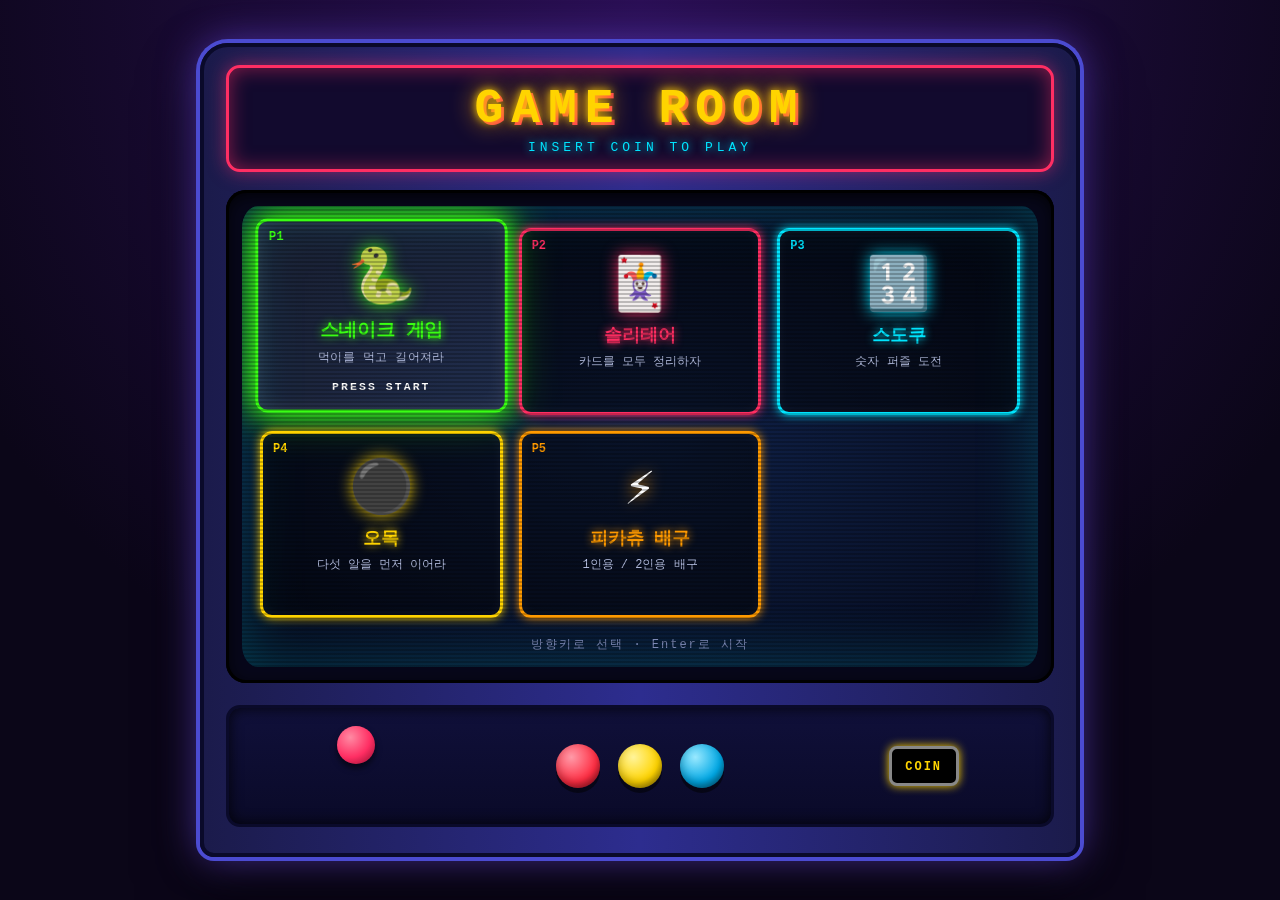
<file: index.html>
<!DOCTYPE html>
<html lang="ko">
<head>
  <meta charset="UTF-8">
  <meta name="viewport" content="width=device-width, initial-scale=1.0">
  <title>Gameroom</title>
  <link rel="stylesheet" href="style.css">
</head>
<body>
  <main class="cabinet">
    <header class="marquee">
      <h1>GAME ROOM</h1>
      <p>INSERT COIN TO PLAY</p>
    </header>

    <section class="bezel">
      <div class="screen">
        <ul class="cards" id="cards"></ul>
        <p class="hint">방향키로 선택 · Enter로 시작</p>
      </div>
    </section>

    <section class="panel" aria-hidden="true">
      <div class="joystick"><span class="ball"></span><span class="stick"></span></div>
      <div class="buttons">
        <span class="btn red"></span>
        <span class="btn yellow"></span>
        <span class="btn blue"></span>
      </div>
      <div class="coin"><span>COIN</span></div>
    </section>
  </main>

  <script src="main.js"></script>
</body>
</html>
</file>
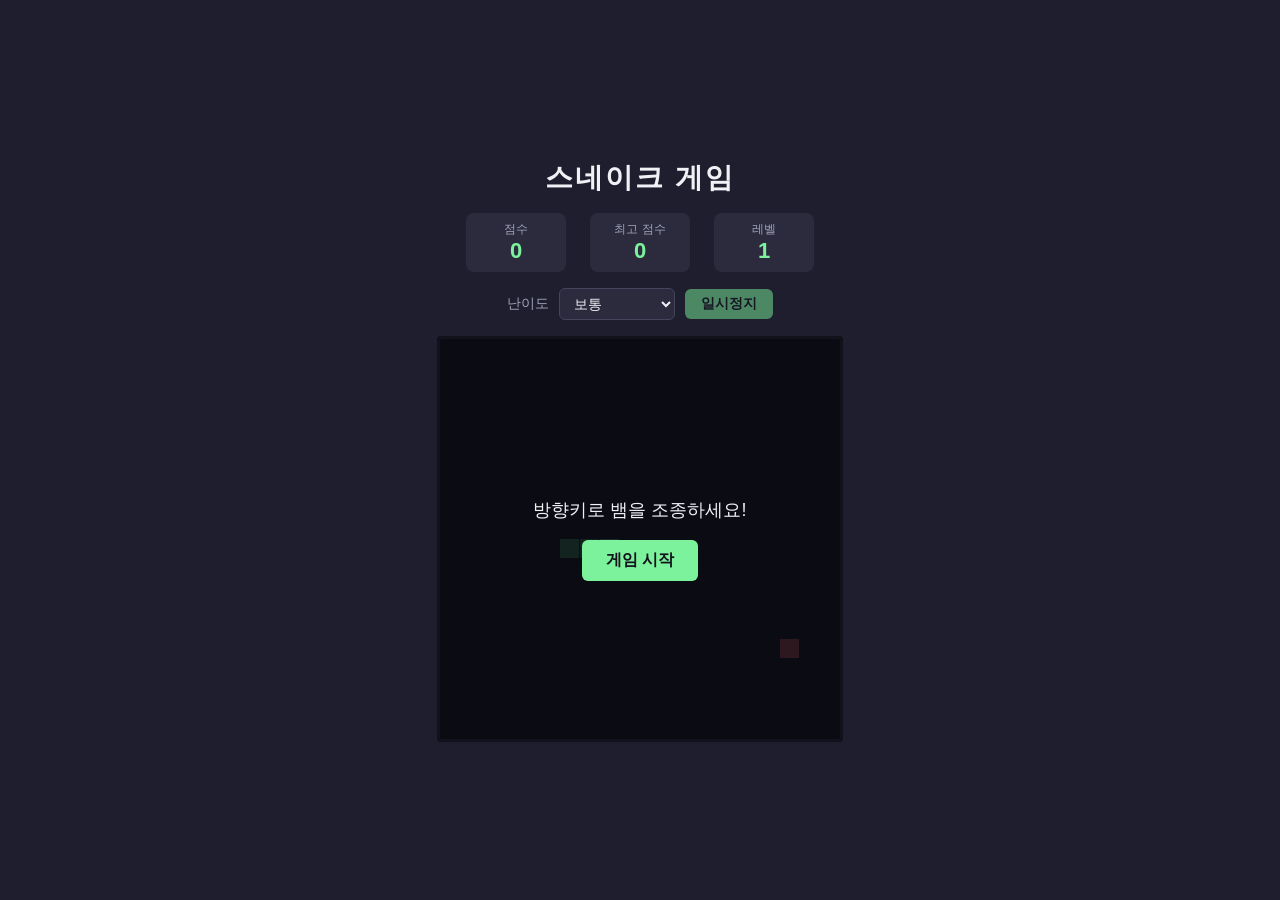
<file: Snake game/index.html>
<!DOCTYPE html>
<html lang="ko">
<head>
<meta charset="UTF-8">
<meta name="viewport" content="width=device-width, initial-scale=1.0">
<title>스네이크 게임</title>
<link rel="stylesheet" href="style.css">
</head>
<body>
<div class="game-container">
  <h1>스네이크 게임</h1>
  <div class="score-board">
    <div class="score-box">
      <span class="label">점수</span>
      <span id="score">0</span>
    </div>
    <div class="score-box">
      <span class="label">최고 점수</span>
      <span id="high-score">0</span>
    </div>
    <div class="score-box">
      <span class="label">레벨</span>
      <span id="level">1</span>
    </div>
  </div>

  <div class="controls">
    <label for="difficulty">난이도</label>
    <select id="difficulty">
      <option value="200">쉬움</option>
      <option value="150" selected>보통</option>
      <option value="100">어려움</option>
      <option value="50">매우 어려움</option>
    </select>
    <button id="pause-btn">일시정지</button>
  </div>

  <div class="canvas-wrapper">
    <canvas id="game-canvas" width="400" height="400"></canvas>
    <div id="overlay" class="overlay">
      <p id="overlay-message">방향키로 뱀을 조종하세요!</p>
      <button id="start-btn">게임 시작</button>
    </div>
  </div>
</div>

<script src="main.js"></script>
</body>
</html>
</file>
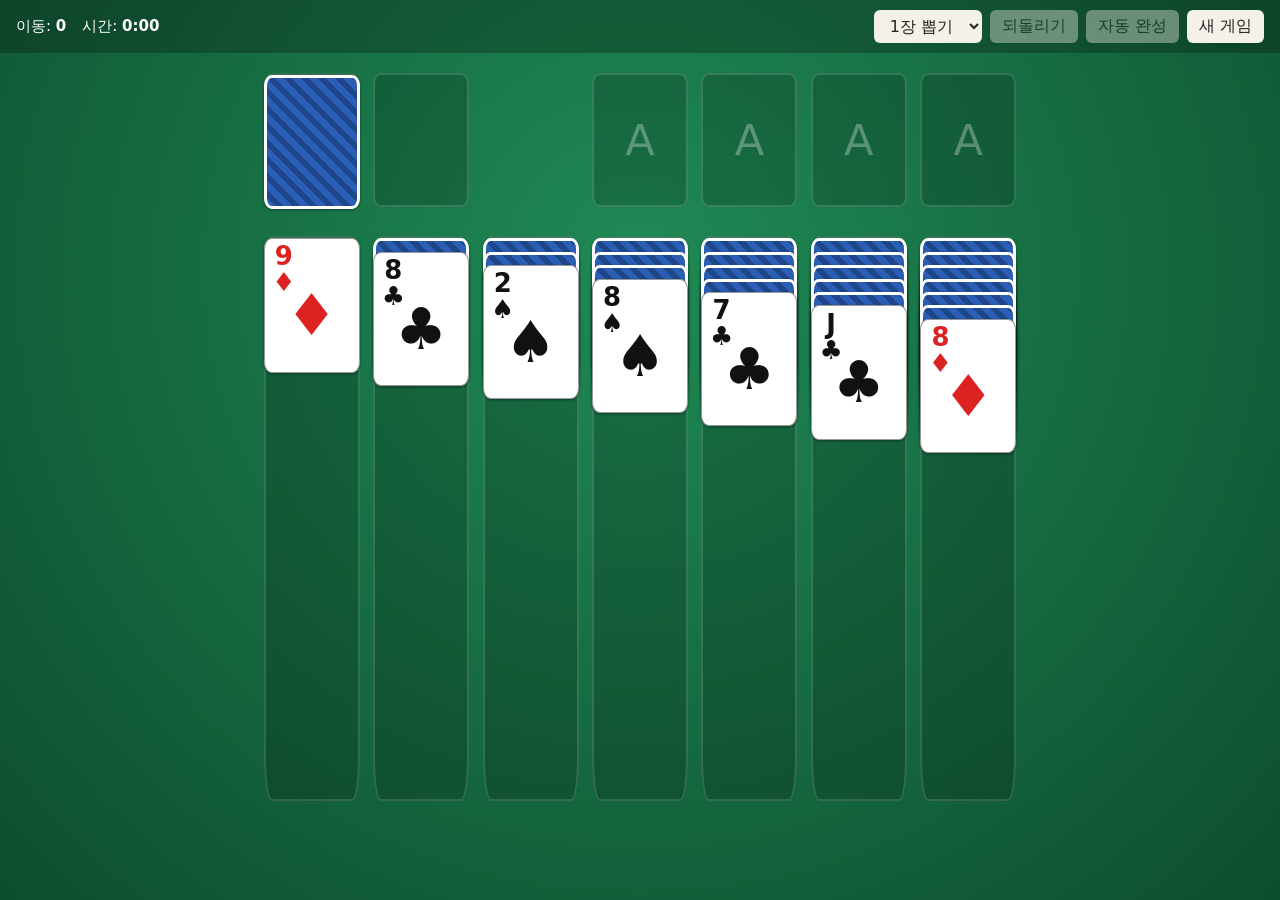
<file: 솔리테어/index.html>
<!doctype html>
<html lang="ko">
<head>
<meta charset="utf-8">
<meta name="viewport" content="width=device-width, initial-scale=1">
<title>솔리테어</title>
<link rel="stylesheet" href="style.css">
</head>
<body>
<header>
  <div class="stats"><span>이동: <b id="moves">0</b></span><span>시간: <b id="time">0:00</b></span></div>
  <div class="btns">
    <select id="draw"><option value="1">1장 뽑기</option><option value="3">3장 뽑기</option></select>
    <button id="undo">되돌리기</button>
    <button id="auto" disabled>자동 완성</button>
    <button id="new">새 게임</button>
  </div>
</header>
<div id="board">
  <div class="row">
    <div class="pile" id="stock" data-pile="stock"></div>
    <div class="pile" id="waste" data-pile="waste"></div>
    <div></div>
    <div class="pile f" data-pile="f0"></div>
    <div class="pile f" data-pile="f1"></div>
    <div class="pile f" data-pile="f2"></div>
    <div class="pile f" data-pile="f3"></div>
  </div>
  <div class="row" id="tableau"></div>
</div>
<div id="ghost"></div>
<div id="win"><div><h1>🎉 클리어!</h1><p id="winmsg"></p><button>새 게임</button></div></div>
<script src="main.js"></script>
</body>
</html>
</file>
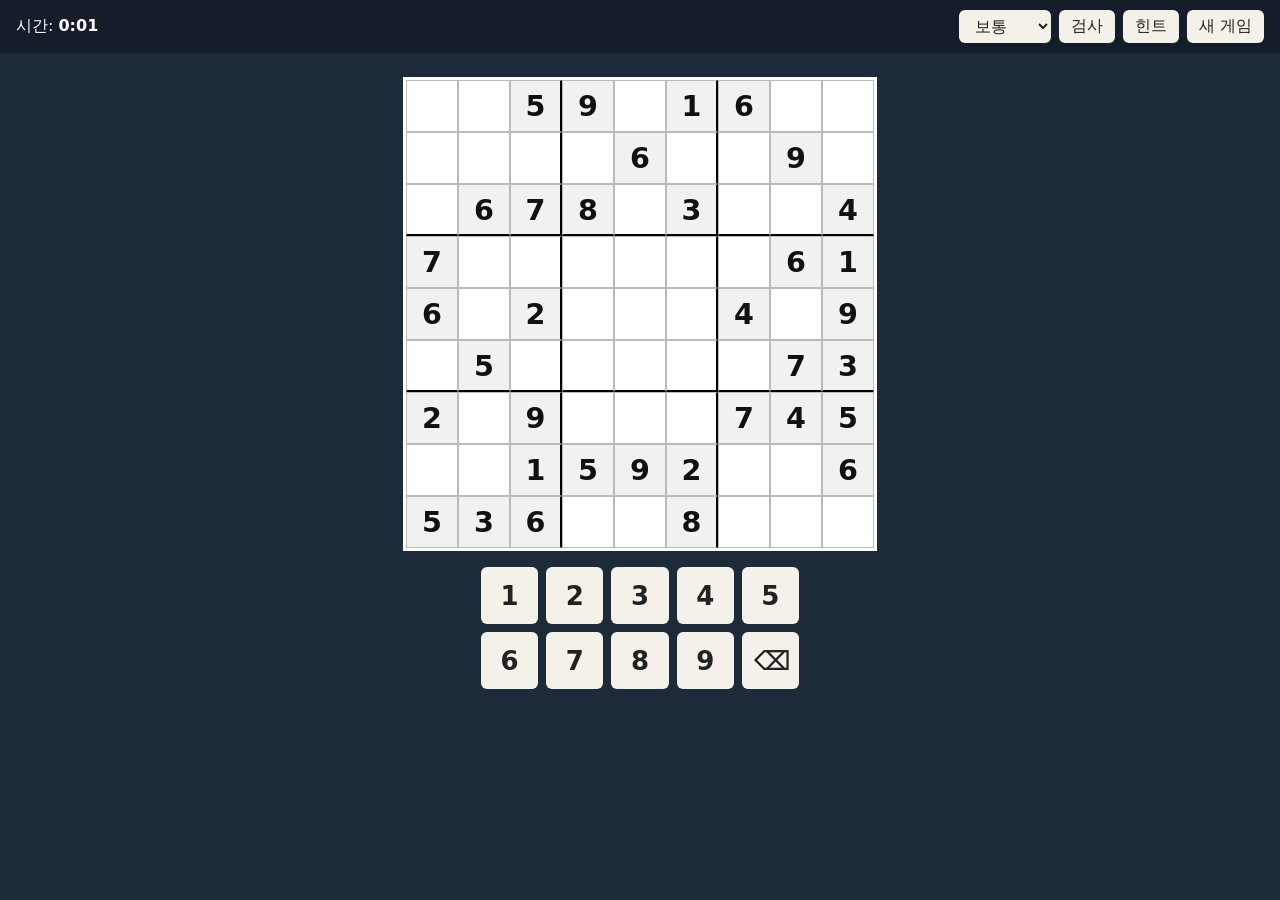
<file: 스도쿠/index.html>
<!doctype html>
<html lang="ko">
<head>
<meta charset="utf-8">
<meta name="viewport" content="width=device-width, initial-scale=1">
<title>스도쿠</title>
<link rel="stylesheet" href="style.css">
</head>
<body>
<header>
  <div class="stats"><span>시간: <b id="time">0:00</b></span><span id="msg"></span></div>
  <div class="btns">
    <select id="level">
      <option value="36">쉬움</option>
      <option value="46" selected>보통</option>
      <option value="53">어려움</option>
    </select>
    <button id="check">검사</button>
    <button id="hint">힌트</button>
    <button id="new">새 게임</button>
  </div>
</header>
<div id="grid"></div>
<div id="pad"></div>
<script src="main.js"></script>
</body>
</html>
</file>
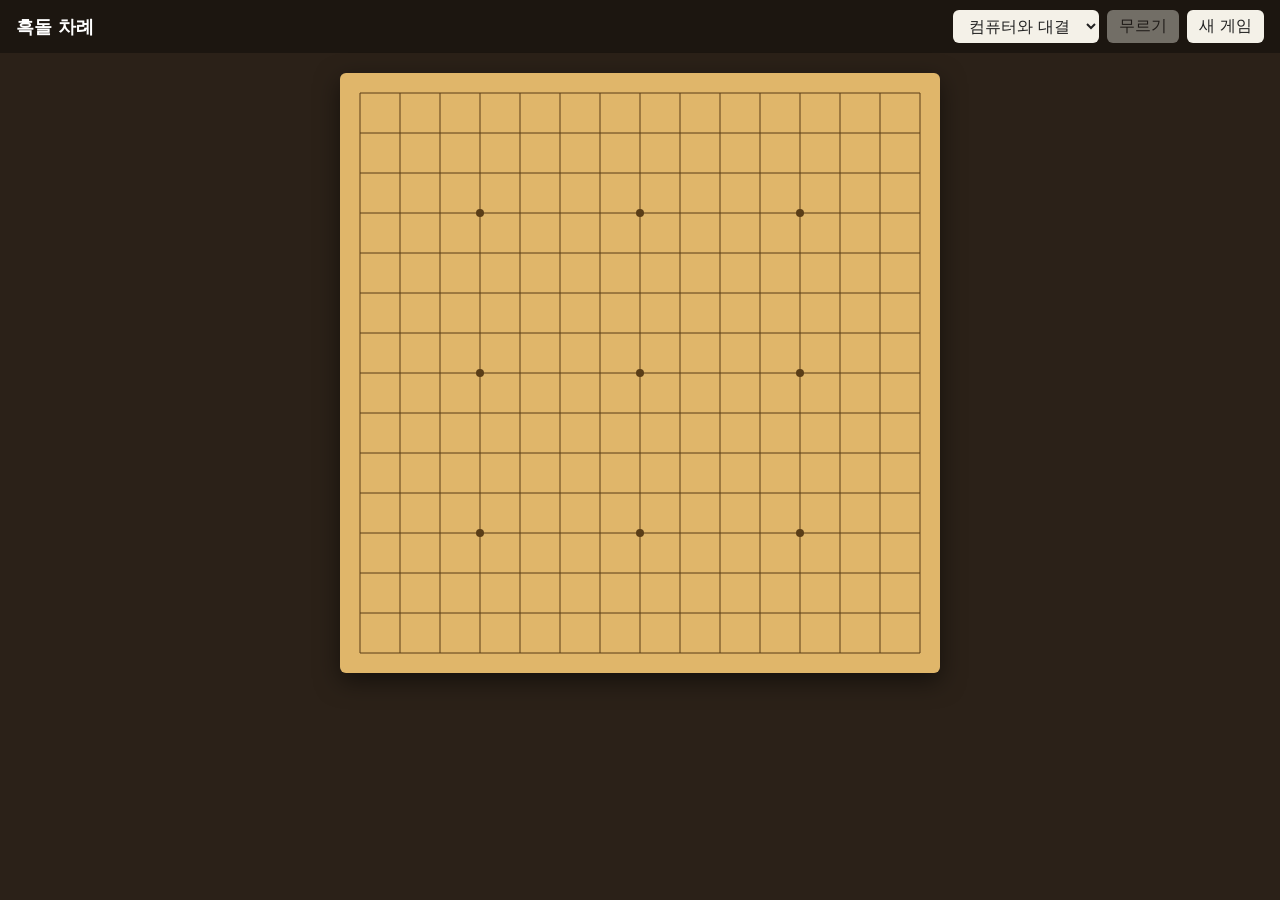
<file: 오목/index.html>
<!doctype html>
<html lang="ko">
<head>
<meta charset="utf-8">
<meta name="viewport" content="width=device-width, initial-scale=1">
<title>오목</title>
<link rel="stylesheet" href="style.css">
</head>
<body>
<header>
  <div id="status">흑돌 차례</div>
  <div class="btns">
    <select id="mode"><option value="ai">컴퓨터와 대결</option><option value="2p">2인 대결</option></select>
    <button id="undo">무르기</button>
    <button id="new">새 게임</button>
  </div>
</header>
<canvas id="board" width="600" height="600"></canvas>
<script src="main.js"></script>
</body>
</html>
</file>
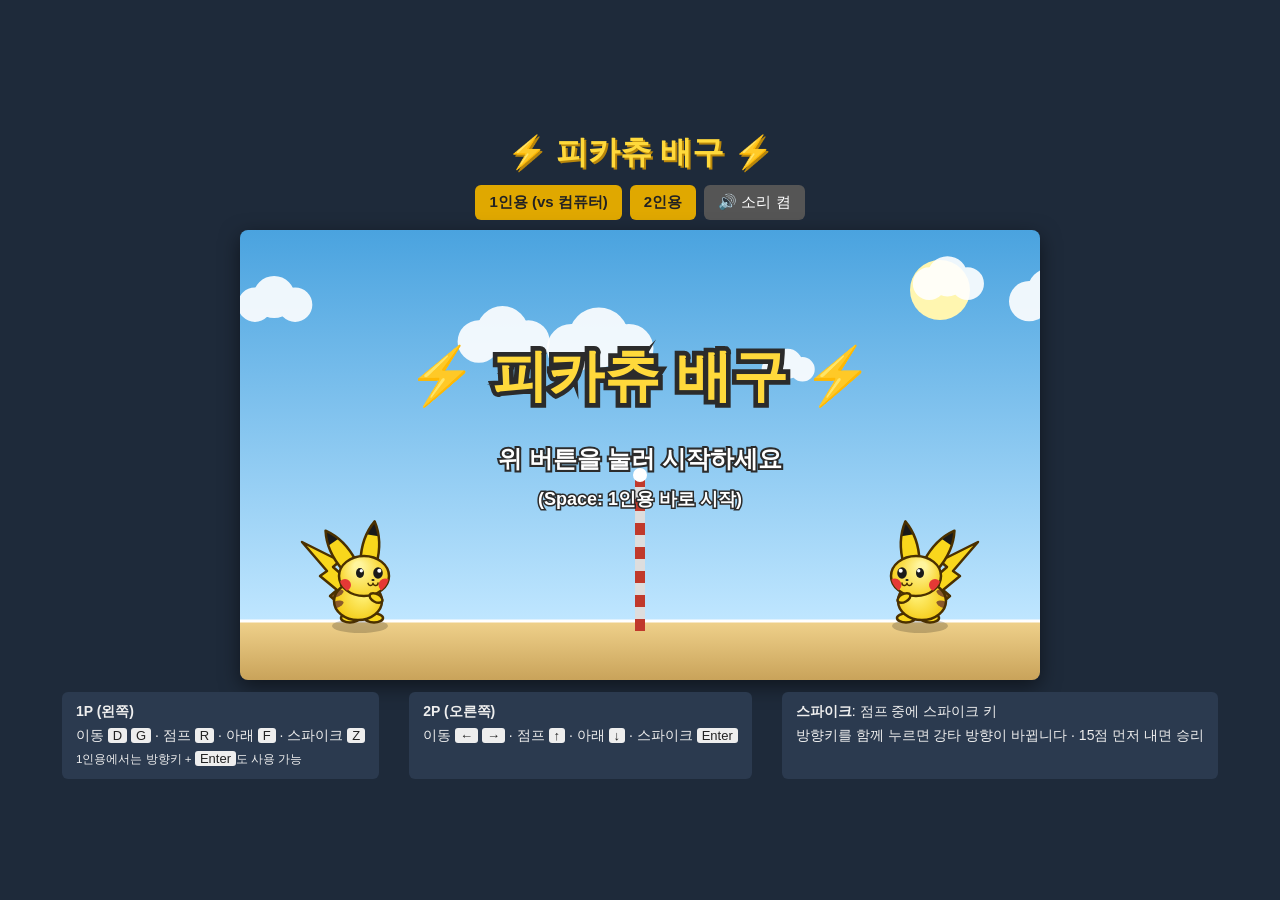
<file: 피카츄 배구/index.html>
<!DOCTYPE html>
<html lang="ko">
<head>
<meta charset="UTF-8">
<meta name="viewport" content="width=device-width, initial-scale=1.0">
<title>피카츄 배구</title>
<link rel="stylesheet" href="style.css">
</head>
<body>
<h1>⚡ 피카츄 배구 ⚡</h1>
<div id="controls">
  <button class="main" id="start1">1인용 (vs 컴퓨터)</button>
  <button class="main" id="start2">2인용</button>
  <button id="sound">🔊 소리 켬</button>
</div>
<canvas id="game" width="800" height="450"></canvas>
<div id="help">
  <div>
    <b>1P (왼쪽)</b><br>
    이동 <kbd>D</kbd> <kbd>G</kbd> · 점프 <kbd>R</kbd> · 아래 <kbd>F</kbd> · 스파이크 <kbd>Z</kbd><br>
    <small>1인용에서는 방향키 + <kbd>Enter</kbd>도 사용 가능</small>
  </div>
  <div>
    <b>2P (오른쪽)</b><br>
    이동 <kbd>←</kbd> <kbd>→</kbd> · 점프 <kbd>↑</kbd> · 아래 <kbd>↓</kbd> · 스파이크 <kbd>Enter</kbd>
  </div>
  <div>
    <b>스파이크</b>: 점프 중에 스파이크 키<br>
    방향키를 함께 누르면 강타 방향이 바뀝니다 · 15점 먼저 내면 승리
  </div>
</div>


<script src="main.js"></script>
</body></html>
</file>
<file: style.css>
* { box-sizing: border-box; margin: 0; padding: 0; }

body {
  min-height: 100vh;
  display: flex;
  justify-content: center;
  align-items: center;
  padding: 24px 12px;
  background: radial-gradient(circle at 50% 0%, #2b1055 0%, #0b0618 70%);
  font-family: 'Malgun Gothic', 'Courier New', monospace;
  color: #fff;
}

/* 오락기 본체 */
.cabinet {
  width: min(880px, 100%);
  padding: 18px 22px 26px;
  border-radius: 28px 28px 14px 14px;
  background: linear-gradient(90deg, #1b1b4b, #2d2d8f 50%, #1b1b4b);
  border: 4px solid #0a0a2a;
  box-shadow: 0 0 0 4px #4b4bd1, 0 0 40px rgba(120, 80, 255, .6), 0 30px 60px rgba(0, 0, 0, .7);
}

/* 상단 마키 */
.marquee {
  text-align: center;
  padding: 14px 10px;
  margin-bottom: 18px;
  border-radius: 14px;
  background: #120a2e;
  border: 3px solid #ff2e63;
  box-shadow: inset 0 0 20px rgba(255, 46, 99, .5), 0 0 18px rgba(255, 46, 99, .5);
}
.marquee h1 {
  font-size: clamp(28px, 6vw, 48px);
  letter-spacing: 8px;
  color: #ffd400;
  text-shadow: 0 0 8px #ffd400, 0 0 24px #ff9a00, 3px 3px 0 #ff2e63;
}
.marquee p {
  margin-top: 4px;
  font-size: 13px;
  letter-spacing: 4px;
  color: #00e5ff;
  text-shadow: 0 0 8px #00e5ff;
  animation: blink 1.2s steps(2, start) infinite;
}
@keyframes blink { to { visibility: hidden; } }

/* 화면 테두리 + CRT 화면 */
.bezel {
  padding: 16px;
  border-radius: 20px;
  background: #07071a;
  box-shadow: inset 0 0 0 3px #000, inset 0 4px 18px rgba(0, 0, 0, .9);
}
.screen {
  position: relative;
  overflow: hidden;
  padding: 22px 18px 14px;
  border-radius: 16px / 22px;
  background: radial-gradient(ellipse at center, #10224a 0%, #050a1c 100%);
  box-shadow: inset 0 0 60px rgba(0, 229, 255, .25);
}
/* 스캔라인 */
.screen::after {
  content: '';
  position: absolute;
  inset: 0;
  pointer-events: none;
  background: repeating-linear-gradient(0deg, rgba(0, 0, 0, .22) 0 2px, transparent 2px 4px);
}

/* 카드 */
.cards {
  list-style: none;
  display: grid;
  grid-template-columns: repeat(auto-fit, minmax(180px, 1fr));
  gap: 16px;
}
.card {
  position: relative;
  display: flex;
  flex-direction: column;
  align-items: center;
  gap: 6px;
  height: 100%;
  padding: 22px 12px 16px;
  border: 3px solid var(--accent);
  border-radius: 12px;
  background: rgba(0, 0, 0, .45);
  color: #fff;
  text-decoration: none;
  text-align: center;
  box-shadow: 0 0 10px var(--accent), inset 0 0 12px rgba(255, 255, 255, .05);
  transition: transform .15s, box-shadow .15s, background .15s;
  outline: none;
}
.card:hover,
.card:focus-visible {
  transform: translateY(-6px) scale(1.04);
  background: rgba(255, 255, 255, .08);
  box-shadow: 0 0 22px var(--accent), 0 0 44px var(--accent), inset 0 0 18px rgba(255, 255, 255, .1);
}
.no {
  position: absolute;
  top: 8px;
  left: 10px;
  font: bold 12px 'Courier New', monospace;
  color: var(--accent);
}
.icon { font-size: 52px; filter: drop-shadow(0 0 8px var(--accent)); }
.name { font-size: 18px; color: var(--accent); text-shadow: 0 0 8px var(--accent); }
.desc { font-size: 12px; color: #b9c3e6; }
.play {
  margin-top: 8px;
  font: bold 11px 'Courier New', monospace;
  letter-spacing: 2px;
  color: #fff;
  opacity: 0;
}
.card:hover .play,
.card:focus-visible .play { opacity: 1; animation: blink 0.8s steps(2, start) infinite; }

.hint {
  margin-top: 18px;
  text-align: center;
  font: 12px 'Courier New', monospace;
  letter-spacing: 2px;
  color: #7f8bb8;
}

/* 하단 조작부 */
.panel {
  display: flex;
  justify-content: space-around;
  align-items: center;
  margin-top: 22px;
  padding: 18px 10px;
  border-radius: 14px;
  background: linear-gradient(#10103a, #0a0a28);
  border: 3px solid #0a0a2a;
  box-shadow: inset 0 0 14px rgba(0, 0, 0, .8);
}
.joystick { position: relative; width: 70px; height: 80px; display: flex; justify-content: center; }
.joystick .ball {
  position: absolute; top: 0; width: 38px; height: 38px; border-radius: 50%;
  background: radial-gradient(circle at 35% 30%, #ff8aa3, #ff2e63 55%, #8a0b2a);
  box-shadow: 0 4px 6px rgba(0, 0, 0, .6);
}
.joystick .stick {
  position: absolute; top: 30px; width: 10px; height: 36px; background: linear-gradient(90deg, #888, #ddd, #888);
  z-index: -1;
}
.joystick::after {
  content: ''; position: absolute; bottom: 0; width: 64px; height: 18px; border-radius: 50%;
  background: #000; box-shadow: inset 0 3px 6px #333; z-index: -2;
}
.buttons { display: flex; gap: 18px; }
.btn {
  width: 44px; height: 44px; border-radius: 50%;
  box-shadow: 0 5px 0 rgba(0, 0, 0, .5), inset 0 -4px 8px rgba(0, 0, 0, .3);
}
.btn.red { background: radial-gradient(circle at 35% 30%, #ff9aa8, #ff2e43 60%, #8a0b1a); }
.btn.yellow { background: radial-gradient(circle at 35% 30%, #fff49a, #ffd400 60%, #8a7000); }
.btn.blue { background: radial-gradient(circle at 35% 30%, #9ae9ff, #00a8e5 60%, #00526e); }
.coin {
  width: 70px; padding: 8px 6px; border-radius: 8px; text-align: center;
  background: #000; border: 3px solid #888; box-shadow: 0 0 10px #ffd400;
}
.coin span { font: bold 12px 'Courier New', monospace; color: #ffd400; letter-spacing: 2px; }

@media (max-width: 520px) {
  .cabinet { padding: 12px; }
  .panel { flex-wrap: wrap; gap: 14px; }
}
</file>
<file: Snake game/style.css>
* {
  box-sizing: border-box;
  margin: 0;
  padding: 0;
}

body {
  min-height: 100vh;
  display: flex;
  align-items: center;
  justify-content: center;
  background: #1e1e2e;
  font-family: "Segoe UI", "Malgun Gothic", sans-serif;
  color: #f0f0f5;
}

.game-container {
  display: flex;
  flex-direction: column;
  align-items: center;
  gap: 16px;
}

h1 {
  font-size: 28px;
  letter-spacing: 2px;
}

.score-board {
  display: flex;
  gap: 24px;
}

.score-box {
  background: #2b2b3d;
  border-radius: 8px;
  padding: 8px 20px;
  display: flex;
  flex-direction: column;
  align-items: center;
  min-width: 100px;
}

.score-box .label {
  font-size: 12px;
  color: #a0a0b8;
}

.score-box span:last-child {
  font-size: 22px;
  font-weight: bold;
  color: #7cf29c;
}

.controls {
  display: flex;
  align-items: center;
  gap: 10px;
}

.controls label {
  font-size: 14px;
  color: #a0a0b8;
}

.controls select {
  background: #2b2b3d;
  color: #f0f0f5;
  border: 1px solid #44445c;
  border-radius: 6px;
  padding: 6px 10px;
  font-size: 14px;
  cursor: pointer;
}

#pause-btn {
  padding: 6px 16px;
  font-size: 14px;
}

#pause-btn:disabled {
  opacity: 0.5;
  cursor: not-allowed;
}

.canvas-wrapper {
  position: relative;
}

#game-canvas {
  background: #12121c;
  border: 3px solid #44445c;
  border-radius: 6px;
  display: block;
}

.overlay {
  position: absolute;
  top: 0;
  left: 0;
  width: 100%;
  height: 100%;
  background: rgba(10, 10, 18, 0.85);
  display: flex;
  flex-direction: column;
  align-items: center;
  justify-content: center;
  gap: 16px;
  text-align: center;
  padding: 20px;
  border-radius: 4px;
}

.overlay.hidden {
  display: none;
}

#overlay-message {
  font-size: 18px;
  line-height: 1.5;
}

button {
  background: #7cf29c;
  color: #12121c;
  border: none;
  padding: 10px 24px;
  font-size: 16px;
  font-weight: bold;
  border-radius: 6px;
  cursor: pointer;
  transition: transform 0.1s ease, background 0.2s ease;
}

button:hover {
  background: #94f7b0;
  transform: translateY(-1px);
}

button:active {
  transform: translateY(0);
}
</file>
<file: 솔리테어/style.css>
:root { --w: min(11.5vw, 96px); --h: calc(var(--w) * 1.4); }
* { box-sizing: border-box; user-select: none; -webkit-user-select: none; }
body { margin: 0; min-height: 100vh; background: radial-gradient(circle at 50% 30%, #1f8a55, #0d4d2f); font-family: "Malgun Gothic", system-ui, sans-serif; color: #fff; }
header { display: flex; flex-wrap: wrap; gap: 10px; align-items: center; justify-content: space-between; padding: 10px 16px; background: rgba(0,0,0,.25); }
header .stats { display: flex; gap: 16px; font-size: 15px; }
header .btns { display: flex; gap: 8px; align-items: center; }
button, select { font: inherit; padding: 6px 12px; border-radius: 6px; border: 0; background: #f4f1e8; color: #222; cursor: pointer; }
button:hover { background: #fff; }
button:disabled { opacity: .4; cursor: default; }
#board { width: calc(var(--w) * 7 + 6 * var(--gap)); max-width: 100%; margin: 20px auto; --gap: calc(var(--w) * 0.14); }
.row { display: grid; grid-template-columns: repeat(7, var(--w)); gap: var(--gap); margin-bottom: calc(var(--w) * 0.3); justify-content: center; }
.pile { position: relative; width: var(--w); height: var(--h); border-radius: 8%; background: rgba(0,0,0,.18); border: 2px solid rgba(255,255,255,.15); }
.pile.t { height: calc(var(--h) * 4.2); }
.pile.f::before { content: "A"; position: absolute; inset: 0; display: grid; place-items: center; font-size: calc(var(--w) * .45); color: rgba(255,255,255,.3); }
#stock::before { content: "↻"; position: absolute; inset: 0; display: grid; place-items: center; font-size: calc(var(--w) * .5); color: rgba(255,255,255,.3); }
.card { position: absolute; left: -2px; width: var(--w); height: var(--h); border-radius: 8%; background: #fff; border: 1px solid #999; box-shadow: 0 1px 3px rgba(0,0,0,.4); touch-action: none; font-weight: bold; }
.card.red { color: #d22; } .card.black { color: #111; }
.card .tl { position: absolute; top: 4%; left: 8%; font-size: calc(var(--w) * .27); line-height: 1; text-align: center; }
.card .mid { position: absolute; inset: 0; display: grid; place-items: center; font-size: calc(var(--w) * .6); padding-top: 22%; }
.card.down { background: repeating-linear-gradient(45deg, #2b5fb5 0 6px, #1e468a 6px 12px); border: 3px solid #fff; }
.card.down > * { display: none; }
.card.hide { opacity: 0; }
#ghost { position: fixed; z-index: 50; pointer-events: none; }
#ghost .card { box-shadow: 0 6px 14px rgba(0,0,0,.5); }
#win { position: fixed; inset: 0; background: rgba(0,0,0,.7); display: none; place-items: center; text-align: center; z-index: 100; }
#win.show { display: grid; }
#win h1 { font-size: 48px; margin: 0 0 10px; }
</file>
<file: 스도쿠/style.css>
:root { --s: min(10vw, 52px); }
* { box-sizing: border-box; user-select: none; -webkit-user-select: none; }
body { margin: 0; min-height: 100vh; background: #1d2a3a; font-family: "Malgun Gothic", system-ui, sans-serif; color: #fff; display: flex; flex-direction: column; align-items: center; }
header { width: 100%; display: flex; flex-wrap: wrap; gap: 10px; align-items: center; justify-content: space-between; padding: 10px 16px; background: rgba(0,0,0,.3); }
.stats { display: flex; gap: 16px; }
#msg { color: #ffd966; font-weight: bold; }
.btns { display: flex; gap: 8px; }
button, select { font: inherit; padding: 6px 12px; border-radius: 6px; border: 0; background: #f4f1e8; color: #222; cursor: pointer; }
button:hover { background: #fff; }
#grid { display: grid; grid-template-columns: repeat(9, var(--s)); margin: 24px 0 16px; border: 3px solid #fff; background: #fff; }
.cell { width: var(--s); height: var(--s); display: grid; place-items: center; font-size: calc(var(--s) * .55); background: #fff; color: #1a56c4; border: 1px solid #bbb; cursor: pointer; }
.cell.fixed { color: #111; font-weight: bold; background: #f1f1f1; }
.cell.peer { background: #e6eefc; }
.cell.fixed.peer { background: #d9e2f3; }
.cell.same { background: #bcd3fa; }
.cell.sel { background: #7fb0ff; }
.cell.bad { color: #d22; background: #ffdede; }
.cell.wrong { background: #ffb3b3; }
.cell:nth-child(9n+3), .cell:nth-child(9n+6) { border-right: 2px solid #000; }
.cell:nth-child(n+19):nth-child(-n+27), .cell:nth-child(n+46):nth-child(-n+54) { border-bottom: 2px solid #000; }
#pad { display: grid; grid-template-columns: repeat(5, calc(var(--s) * 1.1)); gap: 8px; }
#pad button { height: calc(var(--s) * 1.1); font-size: calc(var(--s) * .5); font-weight: bold; }
</file>
<file: 오목/style.css>
* { box-sizing: border-box; }
body { margin: 0; min-height: 100vh; background: #2b2118; font-family: "Malgun Gothic", system-ui, sans-serif; color: #fff; display: flex; flex-direction: column; align-items: center; }
header { width: 100%; display: flex; flex-wrap: wrap; gap: 10px; align-items: center; justify-content: space-between; padding: 10px 16px; background: rgba(0,0,0,.35); }
#status { font-size: 18px; font-weight: bold; }
.btns { display: flex; gap: 8px; }
button, select { font: inherit; padding: 6px 12px; border-radius: 6px; border: 0; background: #f4f1e8; color: #222; cursor: pointer; }
button:hover { background: #fff; }
button:disabled { opacity: .4; cursor: default; }
#board { width: min(95vw, 600px); height: auto; aspect-ratio: 1; margin: 20px 0; border-radius: 6px; box-shadow: 0 8px 24px rgba(0,0,0,.5); cursor: pointer; touch-action: manipulation; }
</file>
<file: 피카츄 배구/style.css>
* { box-sizing: border-box; }
body {
  margin: 0;
  min-height: 100vh;
  display: flex;
  flex-direction: column;
  align-items: center;
  justify-content: center;
  background: #1e2a3a;
  color: #eee;
  font-family: "Malgun Gothic", sans-serif;
}
h1 { margin: 10px 0; color: #ffd93b; text-shadow: 2px 2px 0 #b8860b; }
#controls { display: flex; gap: 8px; margin-bottom: 10px; flex-wrap: wrap; justify-content: center; }
button {
  padding: 8px 14px;
  font-size: 15px;
  border: none;
  border-radius: 6px;
  background: #555;
  color: #fff;
  cursor: pointer;
}
button:hover { background: #777; }
button.main { background: #e0a800; color: #222; font-weight: bold; }
button.main:hover { background: #ffc61a; }
canvas {
  border-radius: 8px;
  box-shadow: 0 6px 20px rgba(0,0,0,.5);
  max-width: 95vw;
  height: auto;
}
#help {
  margin-top: 12px;
  display: flex;
  gap: 30px;
  flex-wrap: wrap;
  justify-content: center;
  font-size: 14px;
  line-height: 1.7;
}
#help div { background: #2b3a4f; padding: 8px 14px; border-radius: 6px; }
kbd {
  background: #eee; color: #222; border-radius: 3px;
  padding: 0 5px; font-family: inherit; font-size: 13px;
}
</file>
